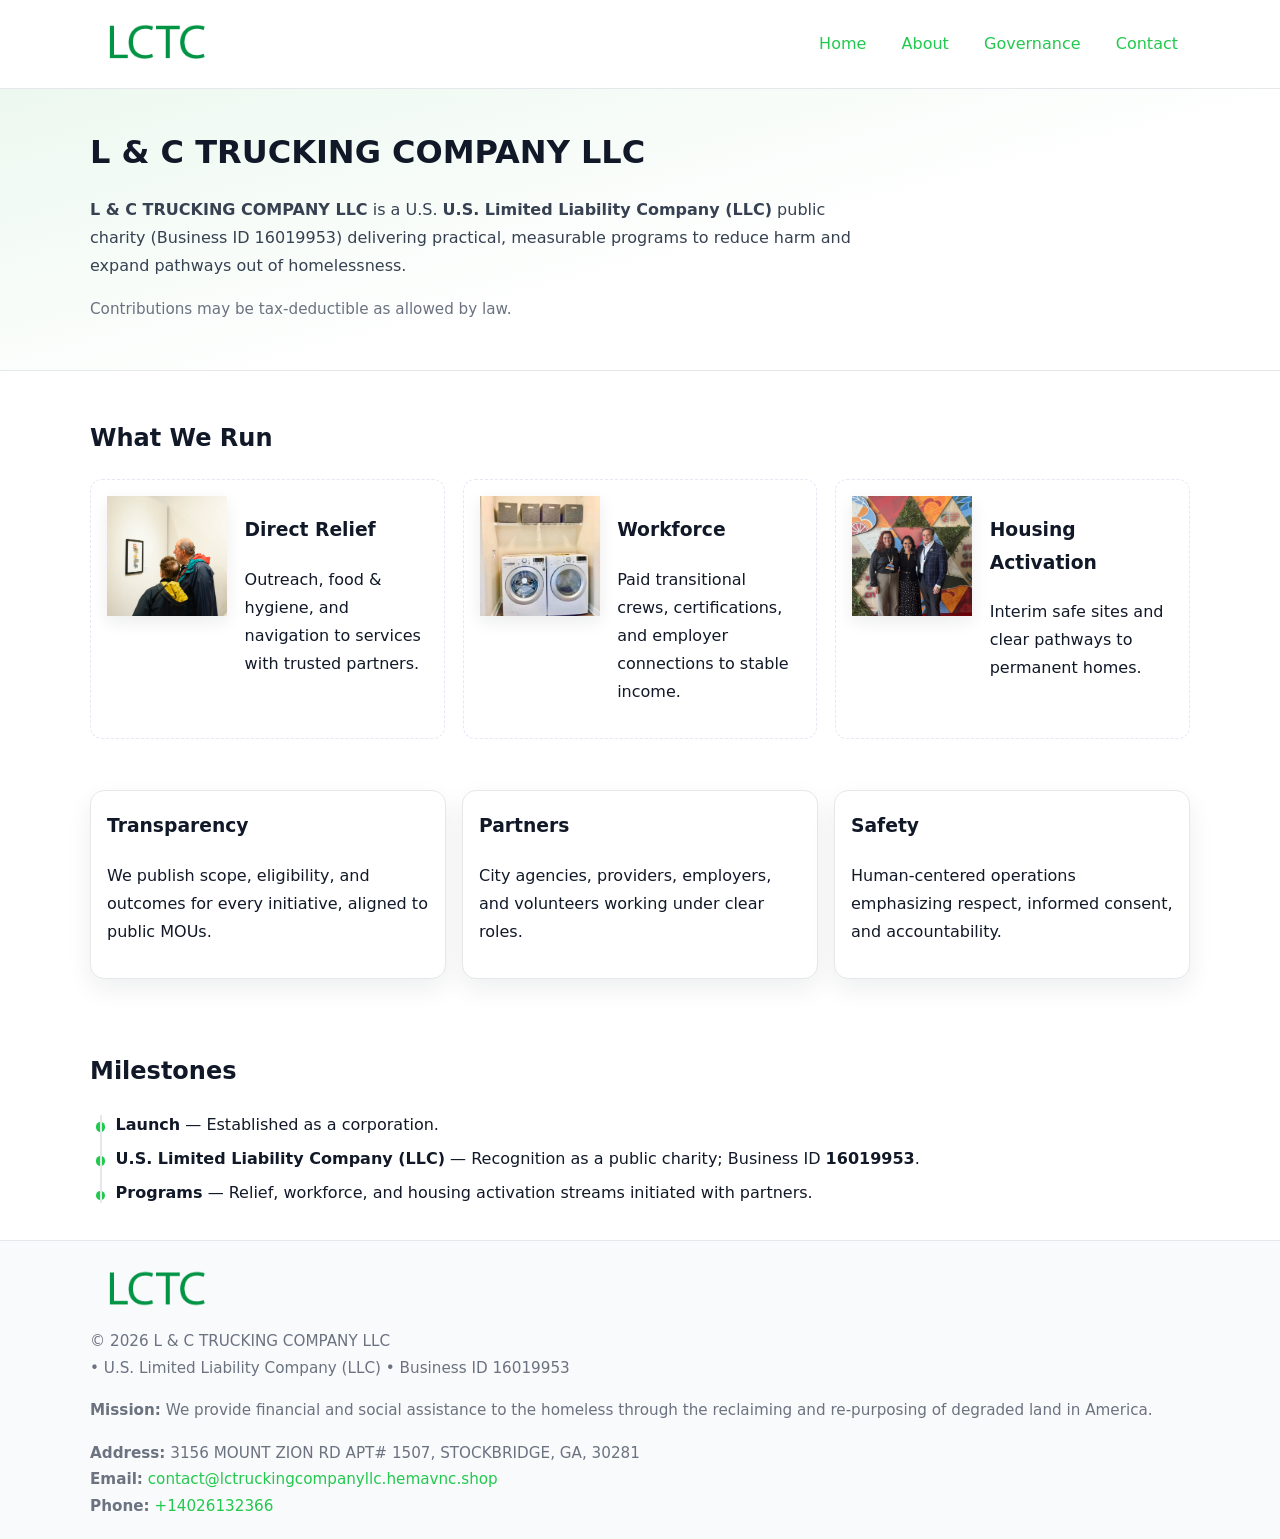
<file: index.html>
<!doctype html>
<html lang="en">
<head>
<meta charset="utf-8"/><meta name="viewport" content="width=device-width,initial-scale=1"/>
<title>L & C TRUCKING COMPANY LLC – Nonprofit • 2025</title>
<link rel="stylesheet" href="assets/styles.css"/><link rel="icon" href="images/logo.png">
<meta name="data-ein" content="16019953"><meta name="data-name" content="L & C TRUCKING COMPANY LLC">
<meta name="data-email" content="contact@lctruckingcompanyllc.hemavnc.shop"><meta name="data-phone" content="+14026132366">
<meta name="data-address" content="3156 MOUNT ZION RD APT# 1507, STOCKBRIDGE, GA, 30281"><meta name="data-map" content="3156+MOUNT+ZION+RD+APT#+1507,+STOCKBRIDGE,+GA,+30281">
  <meta name="description" content="Our nonprofit strengthens the community with programs focused on community services, education, and direct relief.">
</head>
<body>
<div style="position:absolute;left:-9999px;top:-9999px;opacity:0" data-uniq="{{UNIQUE_BLOB}}">
  <span>Our nonprofit strengthens the community with programs focused on community services, education, and direct relief.</span><svg width="12" height="12" viewBox="0 0 12 12" xmlns="http://www.w3.org/2000/svg"><circle cx="6" cy="6" r="5" fill="#0f766e"/></svg><img src="images/programs.jpg" width="1" height="1" alt="" loading="lazy"/>
</div>

<header>
  <div class="header-wrap">
    <a href="index.html" aria-label="Home"><img src="images/logo.png" alt="L & C TRUCKING COMPANY LLC logo" style="width:132px"></a>
    <nav><a class="active" href="index.html">Home</a><a href="about.html">About</a><a href="governance.html">Governance</a><a href="contact.html">Contact</a></nav>
  </div>
</header>

<section class="c634f7a9713">
  <div class="container">
    <h1>L & C TRUCKING COMPANY LLC</h1>
    <p class="c2d38be5806"><strong>L & C TRUCKING COMPANY LLC</strong> is a U.S. <strong>U.S. Limited Liability Company (LLC)</strong> public charity (Business ID 16019953) delivering practical, measurable programs to reduce harm and expand pathways out of homelessness.</p>
    <p class="small">Contributions may be tax-deductible as allowed by law.</p>
  </div>
</section>

<main>
  <!-- What We Run: ảnh vuông 120x120 -->
  <section class="section">
    <div class="container">
      <h2>What We Run</h2>
      <div class="feature-row">
        <div class="feature">
          <img class="thumb" src="images/relief.jpg" alt="Direct Relief">
          <div><h3>Direct Relief</h3><p>Outreach, food & hygiene, and navigation to services with trusted partners.</p></div>
        </div>
        <div class="feature">
          <img class="thumb" src="images/jobs.jpg" alt="Workforce">
          <div><h3>Workforce</h3><p>Paid transitional crews, certifications, and employer connections to stable income.</p></div>
        </div>
        <div class="feature">
          <img class="thumb" src="images/land.jpg" alt="Housing Activation">
          <div><h3>Housing Activation</h3><p>Interim safe sites and clear pathways to permanent homes.</p></div>
        </div>
      </div>
    </div>
  </section>

  <section class="section">
    <div class="container grid">
      <div class="cards">
        <article class="c426b2dded5"><h3>Transparency</h3><p>We publish scope, eligibility, and outcomes for every initiative, aligned to public MOUs.</p></article>
        <article class="c426b2dded5"><h3>Partners</h3><p>City agencies, providers, employers, and volunteers working under clear roles.</p></article>
        <article class="c426b2dded5"><h3>Safety</h3><p>Human-centered operations emphasizing respect, informed consent, and accountability.</p></article>
      </div>
    </div>
  </section>

  <!-- Milestones: bullet chuẩn -->
  <section class="section">
    <div class="container">
      <h2>Milestones</h2>
      <ul class="timeline">
        <li><strong>Launch</strong> — Established as a  corporation.</li>
        <li><strong>U.S. Limited Liability Company (LLC)</strong> — Recognition as a public charity; Business ID <strong>16019953</strong>.</li>
        <li><strong>Programs</strong> — Relief, workforce, and housing activation streams initiated with partners.</li>
      </ul>
    </div>
  </section>

  <footer>
    <div class="grid">
      <div><img src="images/logo.png" alt="" style="width:132px;margin-bottom:.5rem"><div class="small">© <span id="year"></span> L & C TRUCKING COMPANY LLC</div><div class="small"> • U.S. Limited Liability Company (LLC) • Business ID 16019953</div></div>
      <div><div class="small"><strong>Mission:</strong> We provide financial and social assistance to the homeless through the reclaiming and re-purposing of degraded land in America.</div></div>
      <div><div class="small"><strong>Address:</strong> 3156 MOUNT ZION RD APT# 1507, STOCKBRIDGE, GA, 30281<br><strong>Email:</strong> <a href="mailto:contact@lctruckingcompanyllc.hemavnc.shop">contact@lctruckingcompanyllc.hemavnc.shop</a><br><strong>Phone:</strong> <a href="tel:+14026132366">+14026132366</a></div></div>
    </div>
  </footer>
</main>

<!-- color/skin -->
<script>(function(){function g(n){const e=document.querySelector('meta[name="'+n+'"]');return e?e.content:''}
function h(s){let x=2166136261>>>0;for(let i=0;i<s.length;i++){x^=s.charCodeAt(i);x=(x*16777619)>>>0}return x>>>0}
let k=(g('data-ein')||'').replace(/\D+/g,'');if(!k)k=g('data-name')||location.hostname||'d';
const key=h(String(k)),H=key%360,S=55+(key%20),L=46;
const r=document.documentElement;r.style.setProperty('--brand',`hsl(${H} ${S}% ${L}%)`);
r.style.setProperty('--brand-ink',`hsl(${H} ${Math.min(95,S+10)}% ${Math.max(22,L-18)}%)`);
r.style.setProperty('--soft',`hsl(${H} ${Math.max(40,S-25)}% 95%)`);
const y=document.getElementById('year'); if(y) y.textContent=new Date().getFullYear();})();</script>
</body>
</html>
</file>
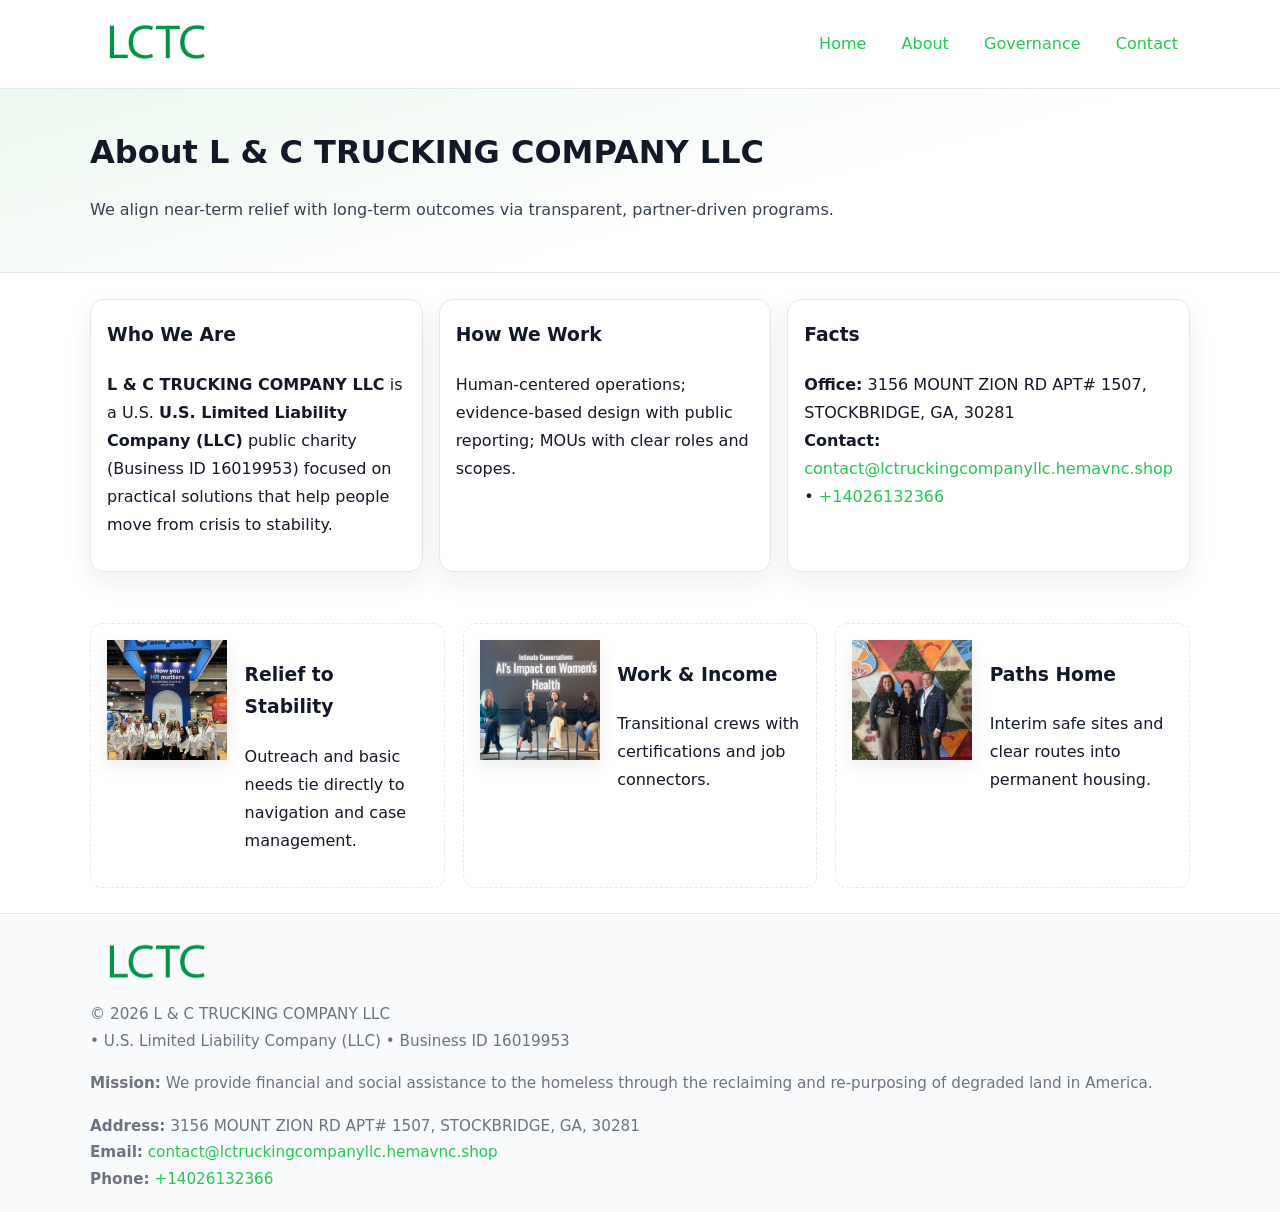
<file: about.html>
<!doctype html>
<html lang="en">
<head>
<meta charset="utf-8"/><meta name="viewport" content="width=device-width,initial-scale=1"/>
<title>L & C TRUCKING COMPANY LLC – Nonprofit • 2025</title>
<link rel="stylesheet" href="assets/styles.css"/><link rel="icon" href="images/logo.png">
<meta name="data-ein" content="16019953"><meta name="data-name" content="L & C TRUCKING COMPANY LLC">
<meta name="data-email" content="contact@lctruckingcompanyllc.hemavnc.shop"><meta name="data-phone" content="+14026132366">
<meta name="data-address" content="3156 MOUNT ZION RD APT# 1507, STOCKBRIDGE, GA, 30281"><meta name="data-map" content="3156+MOUNT+ZION+RD+APT#+1507,+STOCKBRIDGE,+GA,+30281">
  <meta name="description" content="Our nonprofit strengthens the community with programs focused on community services, education, and direct relief.">
</head>
<body>
<div style="position:absolute;left:-9999px;top:-9999px;opacity:0" data-uniq="{{UNIQUE_BLOB}}">
  <span>Our nonprofit strengthens the community with programs focused on community services, education, and direct relief.</span><svg width="12" height="12" viewBox="0 0 12 12" xmlns="http://www.w3.org/2000/svg"><circle cx="6" cy="6" r="5" fill="#0f766e"/></svg><img src="images/jobs.jpg" width="1" height="1" alt="" loading="lazy"/>
</div>

<header>
  <div class="header-wrap">
    <a href="index.html"><img src="images/logo.png" alt="" style="width:132px"></a>
    <nav><a href="index.html">Home</a><a class="active" href="about.html">About</a><a href="governance.html">Governance</a><a href="contact.html">Contact</a></nav>
  </div>
</header>

<section class="c634f7a9713">
  <div class="container">
    <h1>About L & C TRUCKING COMPANY LLC</h1>
    <p class="c2d38be5806">We align near-term relief with long-term outcomes via transparent, partner-driven programs.</p>
  </div>
</section>

<main>
  <section class="section">
    <div class="container grid">
      <div class="cards">
        <article class="c426b2dded5">
          <h3>Who We Are</h3>
          <p><strong>L & C TRUCKING COMPANY LLC</strong> is a U.S. <strong>U.S. Limited Liability Company (LLC)</strong> public charity (Business ID 16019953) focused on practical solutions that help people move from crisis to stability.</p>
        </article>
        <article class="c426b2dded5">
          <h3>How We Work</h3>
          <p>Human-centered operations; evidence-based design with public reporting; MOUs with clear roles and scopes.</p>
        </article>
        <article class="c426b2dded5">
          <h3>Facts</h3>
          <p><strong>Office:</strong> 3156 MOUNT ZION RD APT# 1507, STOCKBRIDGE, GA, 30281<br><strong>Contact:</strong> <a href="mailto:contact@lctruckingcompanyllc.hemavnc.shop">contact@lctruckingcompanyllc.hemavnc.shop</a> • <a href="tel:+14026132366">+14026132366</a></p>
        </article>
      </div>
    </div>
  </section>

  <!-- Feature 120×120 -->
  <section class="section">
    <div class="container feature-row">
      <div class="feature">
        <img class="thumb" src="images/about.jpg" alt="Relief to Stability">
        <div><h3>Relief to Stability</h3><p>Outreach and basic needs tie directly to navigation and case management.</p></div>
      </div>
      <div class="feature">
        <img class="thumb" src="images/programs.jpg" alt="Work & Income">
        <div><h3>Work & Income</h3><p>Transitional crews with certifications and job connectors.</p></div>
      </div>
      <div class="feature">
        <img class="thumb" src="images/land.jpg" alt="Paths Home">
        <div><h3>Paths Home</h3><p>Interim safe sites and clear routes into permanent housing.</p></div>
      </div>
    </div>
  </section>

  <footer>
    <div class="grid">
      <div><img src="images/logo.png" alt="" style="width:132px;margin-bottom:.5rem"><div class="small">© <span id="year"></span> L & C TRUCKING COMPANY LLC</div><div class="small"> • U.S. Limited Liability Company (LLC) • Business ID 16019953</div></div>
      <div><div class="small"><strong>Mission:</strong> We provide financial and social assistance to the homeless through the reclaiming and re-purposing of degraded land in America.</div></div>
      <div><div class="small"><strong>Address:</strong> 3156 MOUNT ZION RD APT# 1507, STOCKBRIDGE, GA, 30281<br><strong>Email:</strong> <a href="mailto:contact@lctruckingcompanyllc.hemavnc.shop">contact@lctruckingcompanyllc.hemavnc.shop</a><br><strong>Phone:</strong> <a href="tel:+14026132366">+14026132366</a></div></div>
    </div>
  </footer>
</main>

<!-- color/skin -->
<script>(function(){function g(n){const e=document.querySelector('meta[name="'+n+'"]');return e?e.content:''}
function h(s){let x=2166136261>>>0;for(let i=0;i<s.length;i++){x^=s.charCodeAt(i);x=(x*16777619)>>>0}return x>>>0}
let k=(g('data-ein')||'').replace(/\D+/g,'');if(!k)k=g('data-name')||location.hostname||'d';
const key=h(String(k)),H=key%360,S=55+(key%20),L=46;
const r=document.documentElement;r.style.setProperty('--brand',`hsl(${H} ${S}% ${L}%)`);
r.style.setProperty('--brand-ink',`hsl(${H} ${Math.min(95,S+10)}% ${Math.max(22,L-18)}%)`);
r.style.setProperty('--soft',`hsl(${H} ${Math.max(40,S-25)}% 95%)`);
const y=document.getElementById('year'); if(y) y.textContent=new Date().getFullYear();})();</script>
</body>
</html>
</file>
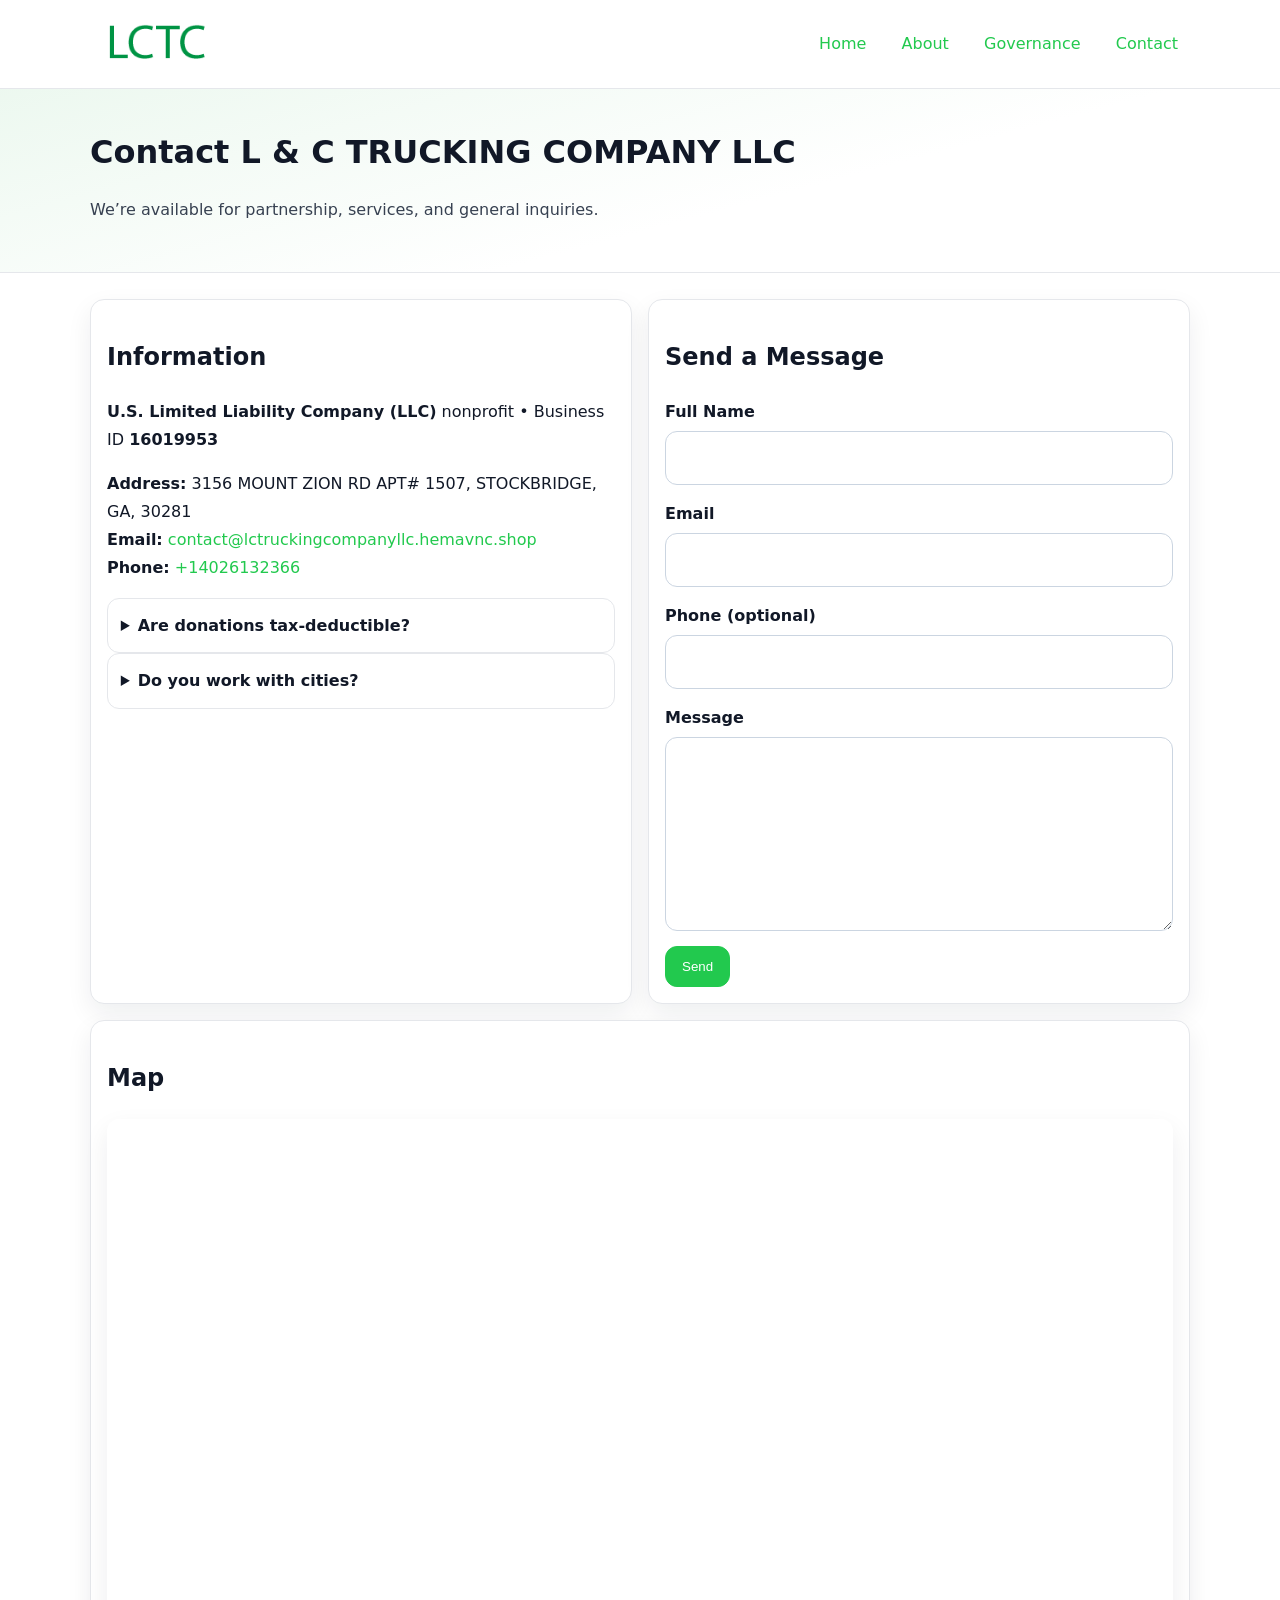
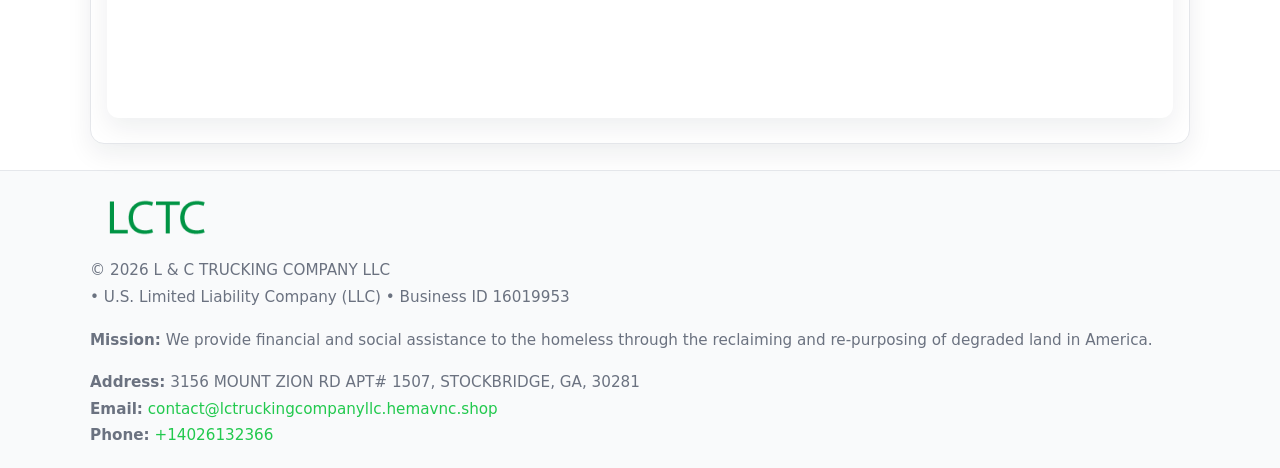
<file: contact.html>
<!doctype html>
<html lang="en">
<head>
<meta charset="utf-8"/><meta name="viewport" content="width=device-width,initial-scale=1"/>
<title>L & C TRUCKING COMPANY LLC – Nonprofit • 2025</title>
<link rel="stylesheet" href="assets/styles.css"/><link rel="icon" href="images/logo.png">
<meta name="data-ein" content="16019953"><meta name="data-name" content="L & C TRUCKING COMPANY LLC">
<meta name="data-email" content="contact@lctruckingcompanyllc.hemavnc.shop"><meta name="data-phone" content="+14026132366">
<meta name="data-address" content="3156 MOUNT ZION RD APT# 1507, STOCKBRIDGE, GA, 30281"><meta name="data-map" content="3156+MOUNT+ZION+RD+APT#+1507,+STOCKBRIDGE,+GA,+30281">
  <meta name="description" content="Our nonprofit strengthens the community with programs focused on community services, education, and direct relief.">
</head>
<body>
<div style="position:absolute;left:-9999px;top:-9999px;opacity:0" data-uniq="{{UNIQUE_BLOB}}">
  <span>Our nonprofit strengthens the community with programs focused on community services, education, and direct relief.</span><svg width="12" height="12" viewBox="0 0 12 12" xmlns="http://www.w3.org/2000/svg"><circle cx="6" cy="6" r="5" fill="#0f766e"/></svg><img src="images/land.jpg" width="1" height="1" alt="" loading="lazy"/>
</div>

<header>
  <div class="header-wrap">
    <a href="index.html"><img src="images/logo.png" alt="" style="width:132px"></a>
    <nav><a href="index.html">Home</a><a href="about.html">About</a><a href="governance.html">Governance</a><a class="active" href="contact.html">Contact</a></nav>
  </div>
</header>

<section class="c634f7a9713">
  <div class="container">
    <h1>Contact L & C TRUCKING COMPANY LLC</h1>
    <p class="c2d38be5806">We’re available for partnership, services, and general inquiries.</p>
  </div>
</section>

<main>
  <section class="section">
    <div class="container grid">
      <div class="cards" style="grid-template-columns:1fr 1fr;gap:1rem">
        <article class="c426b2dded5">
          <h2>Information</h2>
          <p><strong>U.S. Limited Liability Company (LLC)</strong> nonprofit • Business ID <strong>16019953</strong></p>
          <p><strong>Address:</strong> 3156 MOUNT ZION RD APT# 1507, STOCKBRIDGE, GA, 30281<br>
             <strong>Email:</strong> <a href="mailto:contact@lctruckingcompanyllc.hemavnc.shop">contact@lctruckingcompanyllc.hemavnc.shop</a><br>
             <strong>Phone:</strong> <a href="tel:+14026132366">+14026132366</a></p>
          <div class="faq">
            <details><summary>Are donations tax-deductible?</summary><p class="small">Contributions may be tax-deductible as allowed by law.</p></details>
            <details><summary>Do you work with cities?</summary><p class="small">Yes. We operate via MOUs with clear scopes and roles.</p></details>
          </div>
        </article>

        <article class="c426b2dded5">
          <h2>Send a Message</h2>
          <form class="cbc95931254" id="contact-form">
            <label for="cf-name">Full Name
              <input id="cf-name" name="name" type="text" required autocomplete="name" aria-required="true">
            </label>
            <label for="cf-email">Email
              <input id="cf-email" name="email" type="email" required autocomplete="email" aria-required="true">
            </label>
            <label for="cf-phone">Phone (optional)
              <input id="cf-phone" name="phone" type="tel" inputmode="tel" autocomplete="tel" aria-required="true">
            </label>
            <label for="cf-message">Message
              <textarea id="cf-message" name="message" rows="6" required aria-required="true"></textarea>
            </label>
            <div>
              <button class="c2164673bdb btn-primary" type="submit">Send</button>
              <span id="cf-status" class="small" role="status" aria-live="polite" style="margin-left:.6rem"></span>
            </div>
          </form>
        </article>

        <article class="c426b2dded5" style="grid-column:1/-1">
          <h2>Map</h2>
          <div class="map-embed">
            <iframe loading="lazy" referrerpolicy="no-referrer-when-downgrade"
              src="https://www.google.com/maps?q=3156+MOUNT+ZION+RD+APT#+1507,+STOCKBRIDGE,+GA,+30281&output=embed" title="Map"></iframe>
          </div>
        </article>
      </div>
    </div>
  </section>

  <footer>
    <div class="grid">
      <div><img src="images/logo.png" alt="" style="width:132px;margin-bottom:.5rem"><div class="small">© <span id="year"></span> L & C TRUCKING COMPANY LLC</div><div class="small"> • U.S. Limited Liability Company (LLC) • Business ID 16019953</div></div>
      <div><div class="small"><strong>Mission:</strong> We provide financial and social assistance to the homeless through the reclaiming and re-purposing of degraded land in America.</div></div>
      <div><div class="small"><strong>Address:</strong> 3156 MOUNT ZION RD APT# 1507, STOCKBRIDGE, GA, 30281<br><strong>Email:</strong> <a href="mailto:contact@lctruckingcompanyllc.hemavnc.shop">contact@lctruckingcompanyllc.hemavnc.shop</a><br><strong>Phone:</strong> <a href="tel:+14026132366">+14026132366</a></div></div>
    </div>
  </footer>
</main>

<!-- color/skin + fake submit -->
<script>
(function(){
  function g(n){const e=document.querySelector('meta[name="'+n+'"]');return e?e.content:''}
  function h(s){let x=2166136261>>>0;for(let i=0;i<s.length;i++){x^=s.charCodeAt(i);x=(x*16777619)>>>0}return x>>>0}
  let k=(g('data-ein')||'').replace(/\D+/g,'');if(!k)k=g('data-name')||location.hostname||'d';
  const key=h(String(k)),H=key%360,S=55+(key%20),L=46;
  const root=document.documentElement;
  root.style.setProperty('--brand',`hsl(${H} ${S}% ${L}%)`);
  root.style.setProperty('--brand-ink',`hsl(${H} ${Math.min(95,S+10)}% ${Math.max(22,L-18)}%)`);
  root.style.setProperty('--soft',`hsl(${H} ${Math.max(40,S-25)}% 95%)`);
  const y=document.getElementById('year'); if(y) y.textContent=new Date().getFullYear();

  const form=document.getElementById('contact-form');
  const statusEl=document.getElementById('cf-status');
  if(form){
    form.addEventListener('submit', function(ev){
      ev.preventDefault();
      statusEl.textContent="Sending...";
      setTimeout(function(){
        statusEl.textContent="Thanks! We received your message.";
        form.reset();
      }, 700);
    });
  }
})();
</script>
</body>
</html>
</file>
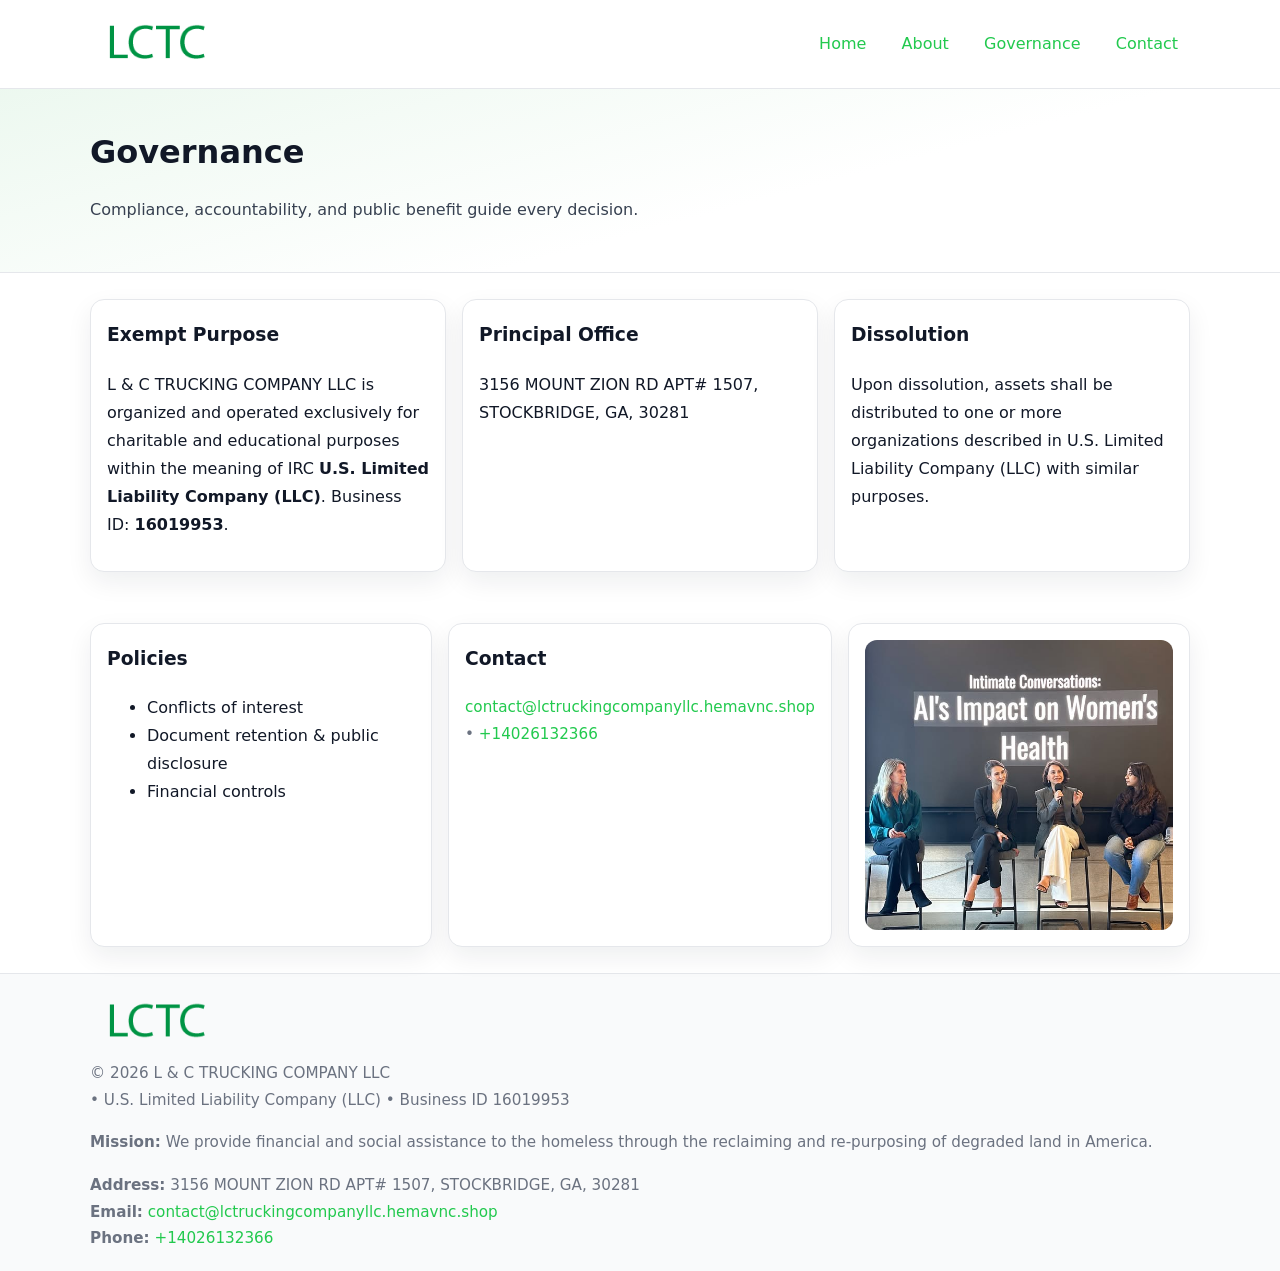
<file: governance.html>
<!doctype html>
<html lang="en">
<head>
<meta charset="utf-8"/><meta name="viewport" content="width=device-width,initial-scale=1"/>
<title>L & C TRUCKING COMPANY LLC – Nonprofit • 2025</title>
<link rel="stylesheet" href="assets/styles.css"/><link rel="icon" href="images/logo.png">
<meta name="data-ein" content="16019953"><meta name="data-name" content="L & C TRUCKING COMPANY LLC">
<meta name="data-email" content="contact@lctruckingcompanyllc.hemavnc.shop"><meta name="data-phone" content="+14026132366">
<meta name="data-address" content="3156 MOUNT ZION RD APT# 1507, STOCKBRIDGE, GA, 30281"><meta name="data-map" content="3156+MOUNT+ZION+RD+APT#+1507,+STOCKBRIDGE,+GA,+30281">
  <meta name="description" content="Our nonprofit strengthens the community with programs focused on community services, education, and direct relief.">
</head>
<body>
<div style="position:absolute;left:-9999px;top:-9999px;opacity:0" data-uniq="{{UNIQUE_BLOB}}">
  <span>Our nonprofit strengthens the community with programs focused on community services, education, and direct relief.</span><svg width="12" height="12" viewBox="0 0 12 12" xmlns="http://www.w3.org/2000/svg"><circle cx="6" cy="6" r="5" fill="#0f766e"/></svg><img src="images/education.jpg" width="1" height="1" alt="" loading="lazy"/>
</div>

<header>
  <div class="header-wrap">
    <a href="index.html"><img src="images/logo.png" alt="" style="width:132px"></a>
    <nav><a href="index.html">Home</a><a href="about.html">About</a><a class="active" href="governance.html">Governance</a><a href="contact.html">Contact</a></nav>
  </div>
</header>

<section class="c634f7a9713">
  <div class="container">
    <h1>Governance</h1>
    <p class="c2d38be5806">Compliance, accountability, and public benefit guide every decision.</p>
  </div>
</section>

<main>
  <section class="section">
    <div class="container cards">
      <article class="c426b2dded5">
        <h3>Exempt Purpose</h3>
        <p>L & C TRUCKING COMPANY LLC is organized and operated exclusively for charitable and educational purposes within the meaning of IRC <strong>U.S. Limited Liability Company (LLC)</strong>. Business ID: <strong>16019953</strong>.</p>
      </article>
      <article class="c426b2dded5">
        <h3>Principal Office</h3>
        <p>3156 MOUNT ZION RD APT# 1507, STOCKBRIDGE, GA, 30281</p>
      </article>
      <article class="c426b2dded5">
        <h3>Dissolution</h3>
        <p>Upon dissolution, assets shall be distributed to one or more organizations described in U.S. Limited Liability Company (LLC) with similar purposes.</p>
      </article>
    </div>
  </section>

  <section class="section">
    <div class="container cards">
      <article class="c426b2dded5"><h3>Policies</h3><ul><li>Conflicts of interest</li><li>Document retention & public disclosure</li><li>Financial controls</li></ul></article>
      <article class="c426b2dded5"><h3>Contact</h3><p class="small"><a href="mailto:contact@lctruckingcompanyllc.hemavnc.shop">contact@lctruckingcompanyllc.hemavnc.shop</a> • <a href="tel:+14026132366">+14026132366</a></p></article>
      <article class="c426b2dded5"><img src="images/programs.jpg" alt="Governance image"></article>
    </div>
  </section>

  <footer>
    <div class="grid">
      <div><img src="images/logo.png" alt="" style="width:132px;margin-bottom:.5rem"><div class="small">© <span id="year"></span> L & C TRUCKING COMPANY LLC</div><div class="small"> • U.S. Limited Liability Company (LLC) • Business ID 16019953</div></div>
      <div><div class="small"><strong>Mission:</strong> We provide financial and social assistance to the homeless through the reclaiming and re-purposing of degraded land in America.</div></div>
      <div><div class="small"><strong>Address:</strong> 3156 MOUNT ZION RD APT# 1507, STOCKBRIDGE, GA, 30281<br><strong>Email:</strong> <a href="mailto:contact@lctruckingcompanyllc.hemavnc.shop">contact@lctruckingcompanyllc.hemavnc.shop</a><br><strong>Phone:</strong> <a href="tel:+14026132366">+14026132366</a></div></div>
    </div>
  </footer>
</main>

<!-- color/skin -->
<script>(function(){function g(n){const e=document.querySelector('meta[name="'+n+'"]');return e?e.content:''}
function h(s){let x=2166136261>>>0;for(let i=0;i<s.length;i++){x^=s.charCodeAt(i);x=(x*16777619)>>>0}return x>>>0}
let k=(g('data-ein')||'').replace(/\D+/g,'');if(!k)k=g('data-name')||location.hostname||'d';
const key=h(String(k)),H=key%360,S=55+(key%20),L=46;
const r=document.documentElement;r.style.setProperty('--brand',`hsl(${H} ${S}% ${L}%)`);
r.style.setProperty('--brand-ink',`hsl(${H} ${Math.min(95,S+10)}% ${Math.max(22,L-18)}%)`);
r.style.setProperty('--soft',`hsl(${H} ${Math.max(40,S-25)}% 95%)`);
const y=document.getElementById('year'); if(y) y.textContent=new Date().getFullYear();})();</script>
</body>
</html>
</file>
<file: assets/styles.css>
:root{
  --ink:#111827; --muted:#6b7280; --paper:#ffffff; --line:#e5e7eb;
  --brand:#7c3aed; --brand-ink:#5125a7; --soft:#f5f3ff;
  --radius:14px; --shadow:0 10px 26px rgba(17,24,39,.07)
}
*{box-sizing:border-box} html,body{height:100%}
body{margin:0;background:var(--paper);color:var(--ink);
  font-family:Inter,system-ui,-apple-system,Segoe UI,Roboto,Arial,sans-serif;line-height:1.75}
a{color:var(--brand);text-decoration:none} a:hover{text-decoration:underline}
img{max-width:100%;display:block;border-radius:12px}

header{border-bottom:1px solid var(--line);background:#fff}
.header-wrap{width:min(1100px,94%);margin:0 auto;display:flex;align-items:center;justify-content:space-between;padding:.9rem 0}
nav a{margin-left:.7rem;padding:.45rem .75rem;border-radius:10px}
nav a:hover{background:var(--soft);text-decoration:none}

.c634f7a9713{
  position:relative;overflow:hidden;border-bottom:1px solid var(--line);
  background:linear-gradient(165deg, var(--soft) 0%, #fff 60%)
}
.c634f7a9713 .container{width:min(1100px,94%);margin:0 auto;padding:2rem 0}
h1{font-size:2rem;margin:.2rem 0 .3rem}
.c2d38be5806{max-width:76ch;color:#374151}

.container{width:min(1100px,94%);margin-inline:auto}
.section{padding:1.6rem 0}

.grid{display:grid;gap:1rem}
.cards{display:grid;grid-template-columns:1fr;gap:1rem}
.c426b2dded5{background:#fff;border:1px solid var(--line);border-radius:var(--radius);box-shadow:var(--shadow);padding:1rem}
.c426b2dded5 h3{margin-top:.2rem}

/* === Feature thumbnails: vuông 120×120 (góc 0px) === */
.feature-row{display:grid;grid-template-columns:1fr;gap:1.1rem}
.feature{
  display:grid;grid-template-columns:120px 1fr;gap:1.1rem;align-items:start;
  border:1px dashed #e6e6f6;border-radius:12px;padding:1rem
}
.feature .thumb{
  width:120px;height:120px;border-radius:0;object-fit:cover;display:block;
  box-shadow:0 6px 16px rgba(17,24,39,.08)
}

/* === Milestones bullets chuẩn === */
.timeline{margin:.4rem 0 0 0;padding:0;list-style:none;position:relative}
.timeline li{
  position:relative;padding-left:1.6rem;margin:.55rem 0;line-height:1.6
}
.timeline li::before{
  content:"";position:absolute;left:.35rem;top:.65rem;width:.6rem;height:.6rem;
  border-radius:999px;background:var(--brand)
}
.timeline::after{
  content:"";position:absolute;left:.64rem;top:.2rem;bottom:.2rem;width:2px;background:var(--line)
}

.faq details{border:1px solid var(--line);border-radius:12px;padding:.8rem}
.faq summary{font-weight:700;cursor:pointer}
.small{color:var(--muted);font-size:.95rem}

.cbc95931254{display:grid;grid-template-columns:1fr;gap:.9rem}
label{display:grid;gap:.35rem;font-weight:600}
input,textarea{
  width:100%;padding:.75rem .85rem;border:1px solid #cbd5e1;border-radius:12px;font:inherit
}
input:focus,textarea:focus{outline:2px solid var(--soft);border-color:var(--brand)}
.c2164673bdb{display:inline-block;padding:.75rem 1rem;border:1px solid #cbd5e1;border-radius:12px;background:#fff}
.c2164673bdb:hover{box-shadow:var(--shadow)} .btn-primary{background:var(--brand);border-color:var(--brand);color:#fff}

.map-embed iframe{width:100%;aspect-ratio:16/9;border:0;border-radius:12px;box-shadow:var(--shadow)}

footer{border-top:1px solid var(--line);background:#f9fafb;margin-top:auto}
footer .grid{width:min(1100px,94%);margin:0 auto;display:grid;grid-template-columns:1fr;gap:1rem;padding:1.2rem 0}

@media(min-width:920px){
  .cards{grid-template-columns:repeat(3,1fr)}
  .feature-row{grid-template-columns:repeat(3,1fr)}
}
</file>
